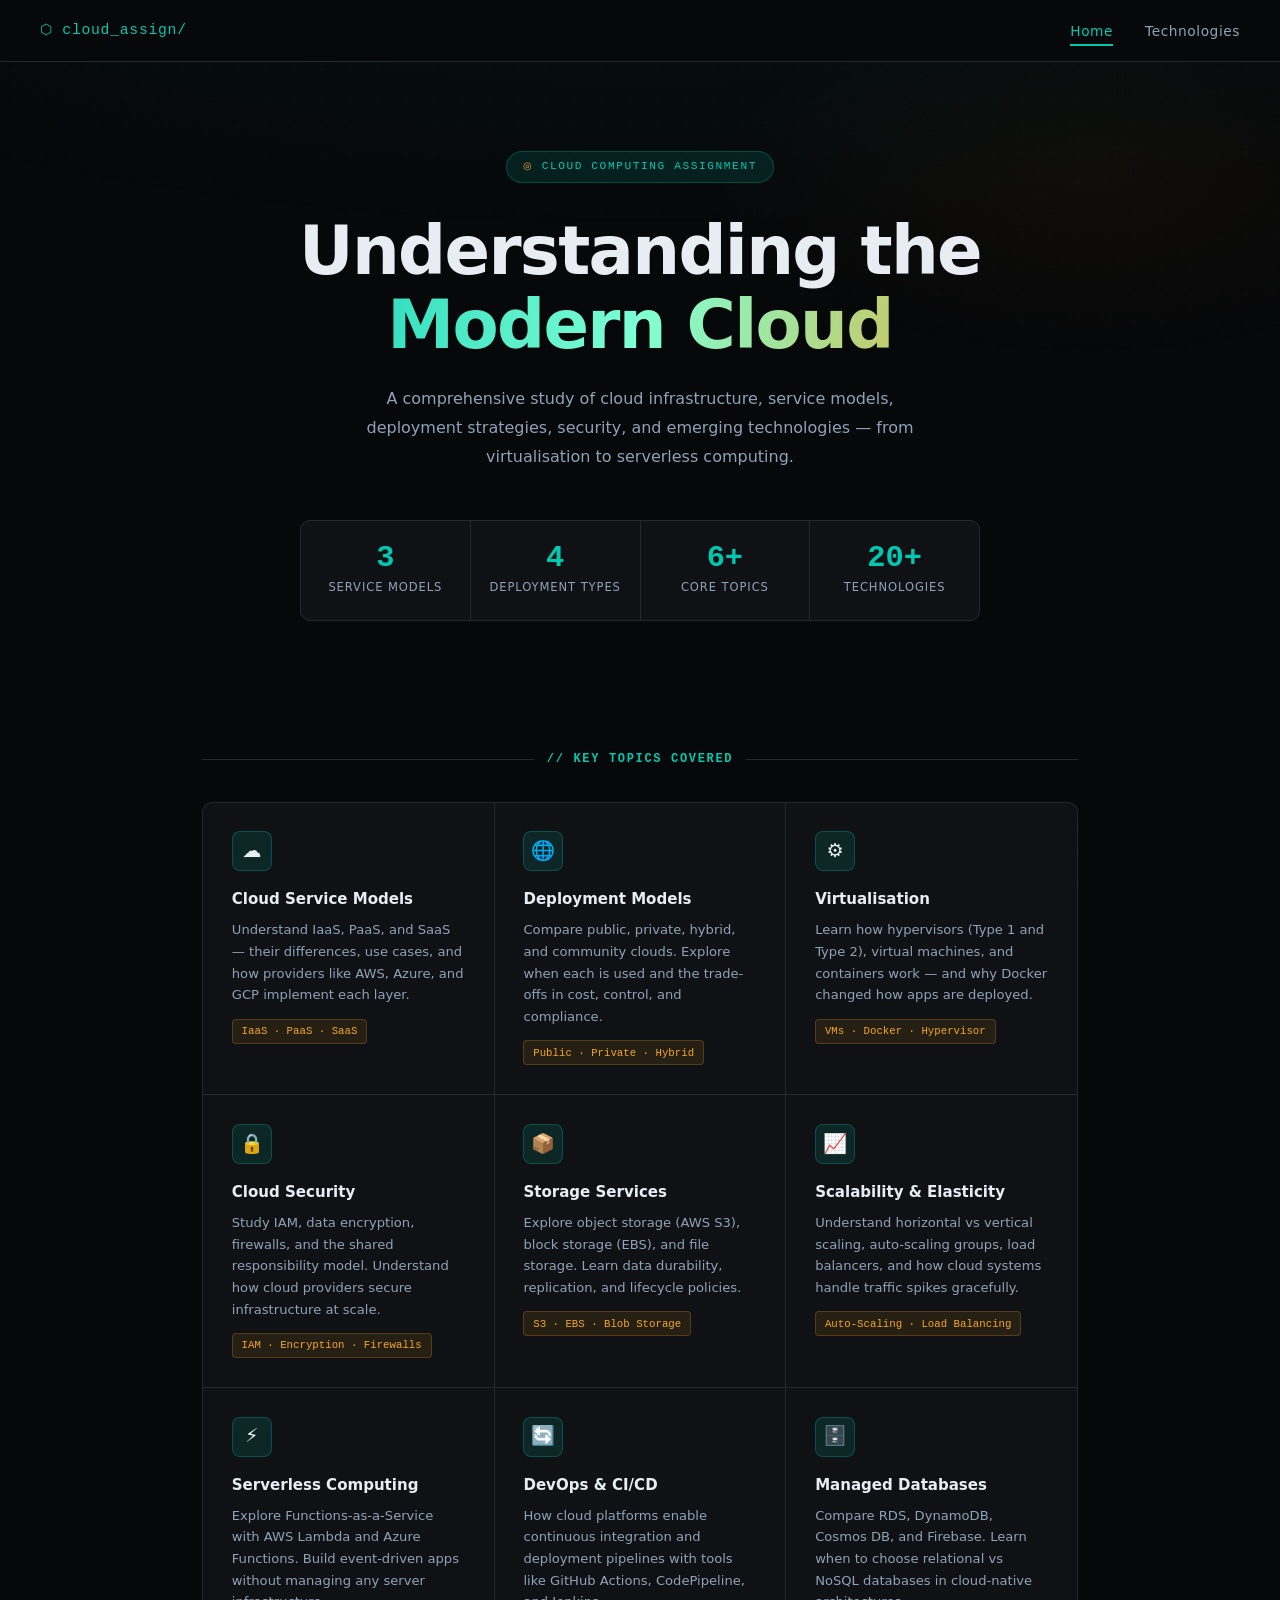
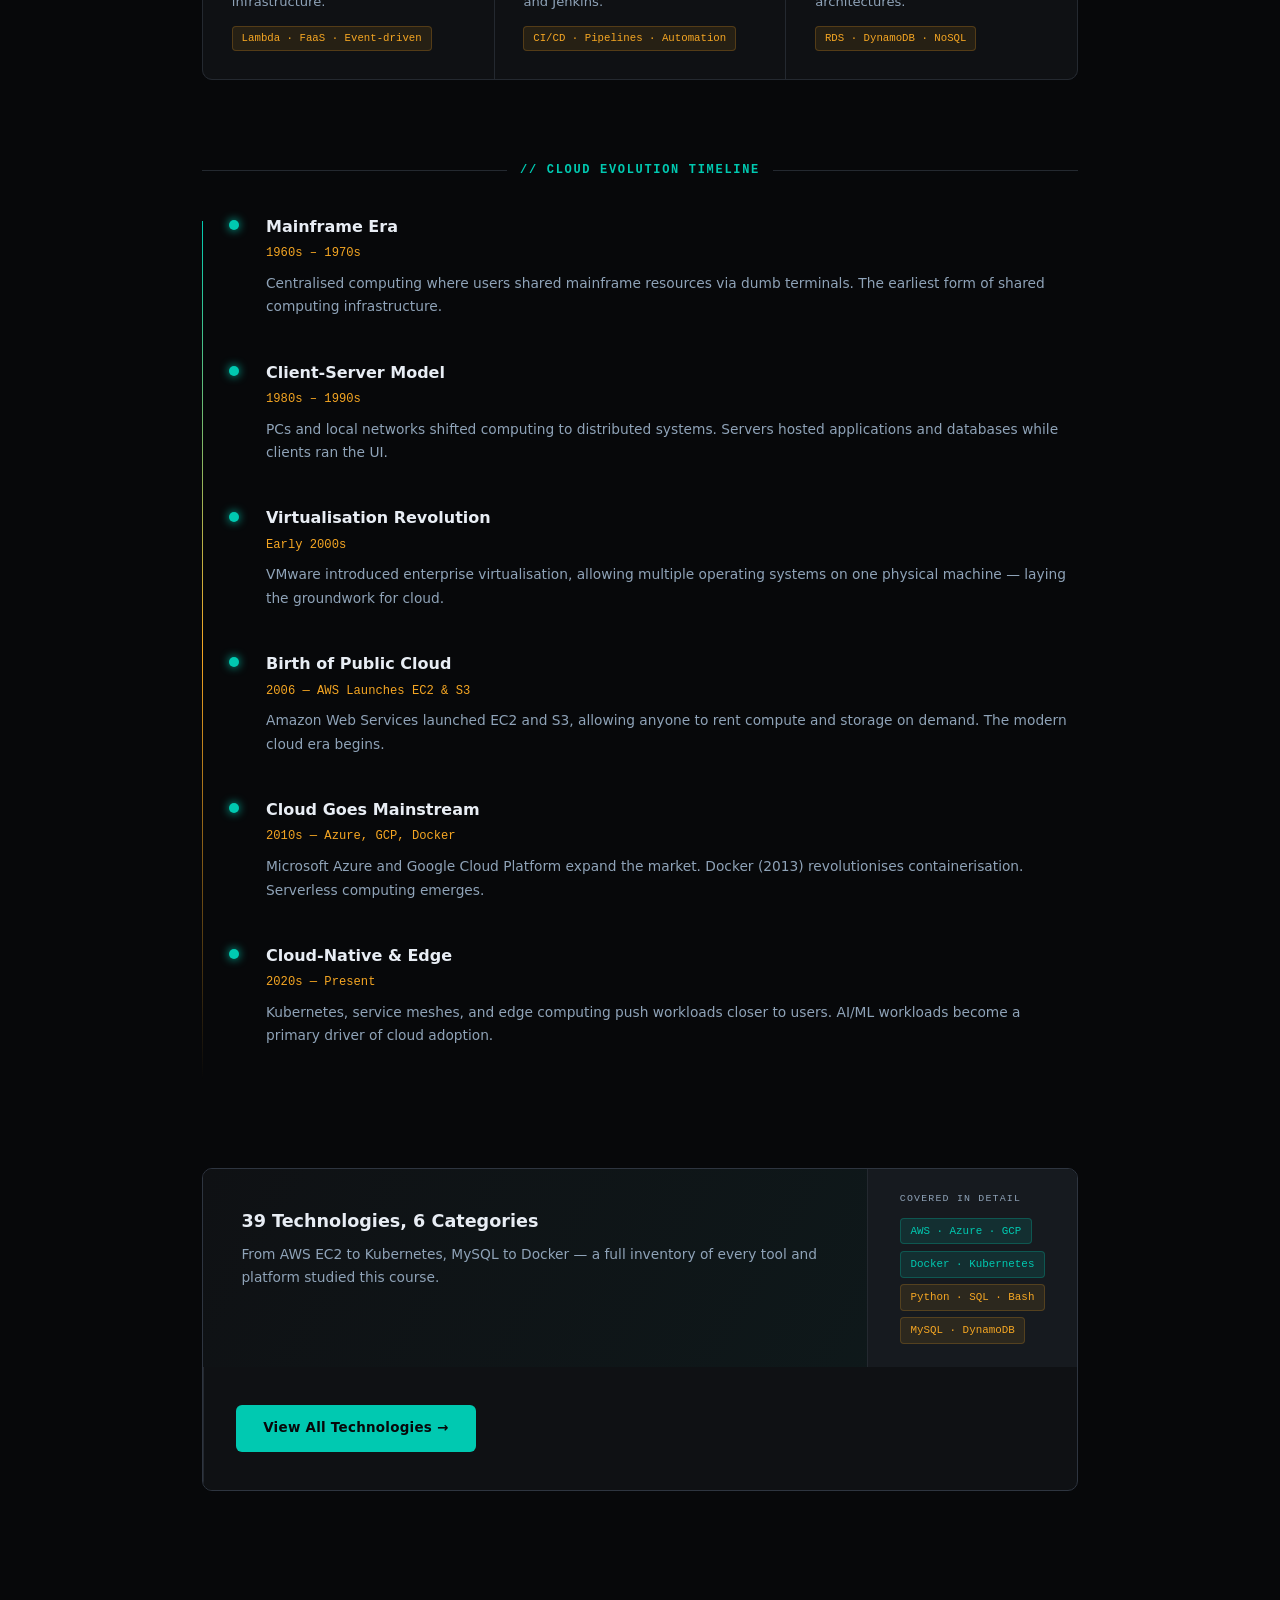
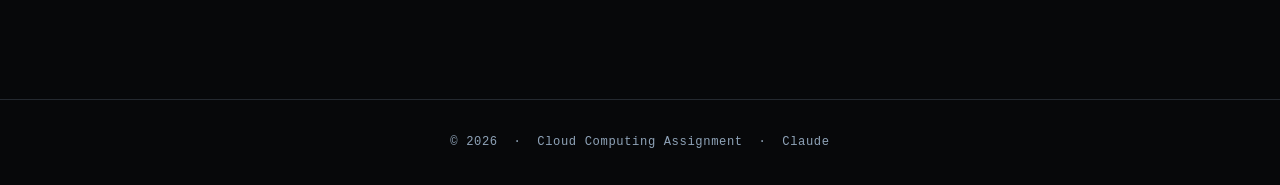
<file: index.html>
<!DOCTYPE html>
<html lang="en">
<head>
  <meta charset="UTF-8" />
  <meta name="viewport" content="width=device-width, initial-scale=1.0" />
  <title>Cloud Computing Assignment</title>
  <link rel="stylesheet" href="style.css" />
</head>
<body>

  <nav>
    <a href="index.html" class="nav-brand">cloud_assign/</a>
    <ul class="nav-links">
      <li><a href="index.html" class="active">Home</a></li>
      <li><a href="about.html">Technologies</a></li>
    </ul>
  </nav>

  <main>

    <!-- HERO -->
    <section class="hero">
      <div class="hero-eyebrow">Cloud Computing Assignment</div>
       <h1>
        <span class="line1">Understanding the</span>
        <span class="line2">Modern Cloud</span>
      </h1>
     
      <p class="hero-sub">
        A comprehensive study of cloud infrastructure, service models, deployment strategies,
        security, and emerging technologies — from virtualisation to serverless computing.
      </p>

      <div class="stats-row">
        <div class="stat-item">
          <div class="stat-number">3</div>
          <div class="stat-label">Service Models</div>
        </div>
        <div class="stat-item">
          <div class="stat-number">4</div>
          <div class="stat-label">Deployment Types</div>
        </div>
        <div class="stat-item">
          <div class="stat-number">6+</div>
          <div class="stat-label">Core Topics</div>
        </div>
        <div class="stat-item">
          <div class="stat-number">20+</div>
          <div class="stat-label">Technologies</div>
        </div>
      </div>
    </section>

    <!-- TOPICS -->
    <div class="section-wrap">
      <div class="section-title">
        <div class="line"></div>
        <h2>// Key Topics Covered</h2>
        <div class="line"></div>
      </div>

      <div class="topic-grid">
        <div class="topic-card">
          <div class="topic-icon">☁️</div>
          <h3>Cloud Service Models</h3>
          <p>Understand IaaS, PaaS, and SaaS — their differences, use cases, and how providers like AWS, Azure, and GCP implement each layer.</p>
          <span class="tag">IaaS · PaaS · SaaS</span>
        </div>
        <div class="topic-card">
          <div class="topic-icon">🌐</div>
          <h3>Deployment Models</h3>
          <p>Compare public, private, hybrid, and community clouds. Explore when each is used and the trade-offs in cost, control, and compliance.</p>
          <span class="tag">Public · Private · Hybrid</span>
        </div>
        <div class="topic-card">
          <div class="topic-icon">⚙️</div>
          <h3>Virtualisation</h3>
          <p>Learn how hypervisors (Type 1 and Type 2), virtual machines, and containers work — and why Docker changed how apps are deployed.</p>
          <span class="tag">VMs · Docker · Hypervisor</span>
        </div>
        <div class="topic-card">
          <div class="topic-icon">🔒</div>
          <h3>Cloud Security</h3>
          <p>Study IAM, data encryption, firewalls, and the shared responsibility model. Understand how cloud providers secure infrastructure at scale.</p>
          <span class="tag">IAM · Encryption · Firewalls</span>
        </div>
        <div class="topic-card">
          <div class="topic-icon">📦</div>
          <h3>Storage Services</h3>
          <p>Explore object storage (AWS S3), block storage (EBS), and file storage. Learn data durability, replication, and lifecycle policies.</p>
          <span class="tag">S3 · EBS · Blob Storage</span>
        </div>
        <div class="topic-card">
          <div class="topic-icon">📈</div>
          <h3>Scalability & Elasticity</h3>
          <p>Understand horizontal vs vertical scaling, auto-scaling groups, load balancers, and how cloud systems handle traffic spikes gracefully.</p>
          <span class="tag">Auto-Scaling · Load Balancing</span>
        </div>
        <div class="topic-card">
          <div class="topic-icon">⚡</div>
          <h3>Serverless Computing</h3>
          <p>Explore Functions-as-a-Service with AWS Lambda and Azure Functions. Build event-driven apps without managing any server infrastructure.</p>
          <span class="tag">Lambda · FaaS · Event-driven</span>
        </div>
        <div class="topic-card">
          <div class="topic-icon">🔄</div>
          <h3>DevOps & CI/CD</h3>
          <p>How cloud platforms enable continuous integration and deployment pipelines with tools like GitHub Actions, CodePipeline, and Jenkins.</p>
          <span class="tag">CI/CD · Pipelines · Automation</span>
        </div>
        <div class="topic-card">
          <div class="topic-icon">🗄️</div>
          <h3>Managed Databases</h3>
          <p>Compare RDS, DynamoDB, Cosmos DB, and Firebase. Learn when to choose relational vs NoSQL databases in cloud-native architectures.</p>
          <span class="tag">RDS · DynamoDB · NoSQL</span>
        </div>
      </div>
    </div>

    <!-- TIMELINE -->
    <div class="section-wrap">
      <div class="section-title">
        <div class="line"></div>
        <h2>// Cloud Evolution Timeline</h2>
        <div class="line"></div>
      </div>

      <div class="timeline">
        <div class="timeline-item">
          <h3>Mainframe Era</h3>
          <div class="meta">1960s – 1970s</div>
          <p>Centralised computing where users shared mainframe resources via dumb terminals. The earliest form of shared computing infrastructure.</p>
        </div>
        <div class="timeline-item">
          <h3>Client-Server Model</h3>
          <div class="meta">1980s – 1990s</div>
          <p>PCs and local networks shifted computing to distributed systems. Servers hosted applications and databases while clients ran the UI.</p>
        </div>
        <div class="timeline-item">
          <h3>Virtualisation Revolution</h3>
          <div class="meta">Early 2000s</div>
          <p>VMware introduced enterprise virtualisation, allowing multiple operating systems on one physical machine — laying the groundwork for cloud.</p>
        </div>
        <div class="timeline-item">
          <h3>Birth of Public Cloud</h3>
          <div class="meta">2006 — AWS Launches EC2 & S3</div>
          <p>Amazon Web Services launched EC2 and S3, allowing anyone to rent compute and storage on demand. The modern cloud era begins.</p>
        </div>
        <div class="timeline-item">
          <h3>Cloud Goes Mainstream</h3>
          <div class="meta">2010s — Azure, GCP, Docker</div>
          <p>Microsoft Azure and Google Cloud Platform expand the market. Docker (2013) revolutionises containerisation. Serverless computing emerges.</p>
        </div>
        <div class="timeline-item">
          <h3>Cloud-Native & Edge</h3>
          <div class="meta">2020s — Present</div>
          <p>Kubernetes, service meshes, and edge computing push workloads closer to users. AI/ML workloads become a primary driver of cloud adoption.</p>
        </div>
      </div>
    </div>

    <!-- CTA -->
    <div class="section-wrap">
      <div class="cta-banner">
        <div class="cta-inner">
          <h3>39 Technologies, 6 Categories</h3>
          <p>From AWS EC2 to Kubernetes, MySQL to Docker — a full inventory of every tool and platform studied this course.</p>
        </div>
        <div class="cta-tech-preview">
          <div class="preview-label">Covered in detail</div>
          <span class="cta-chip">AWS · Azure · GCP</span>
          <span class="cta-chip">Docker · Kubernetes</span>
          <span class="cta-chip amber">Python · SQL · Bash</span>
          <span class="cta-chip amber">MySQL · DynamoDB</span>
        </div>
        <div class="cta-btn-wrap">
          <a href="about.html" class="btn">View All Technologies →</a>
        </div>
      </div>
    </div>

  </main>

  <footer>
    &copy; 2026 &nbsp;·&nbsp; Cloud Computing Assignment &nbsp;·&nbsp; Claude
  </footer>

</body>
</html>
</file>
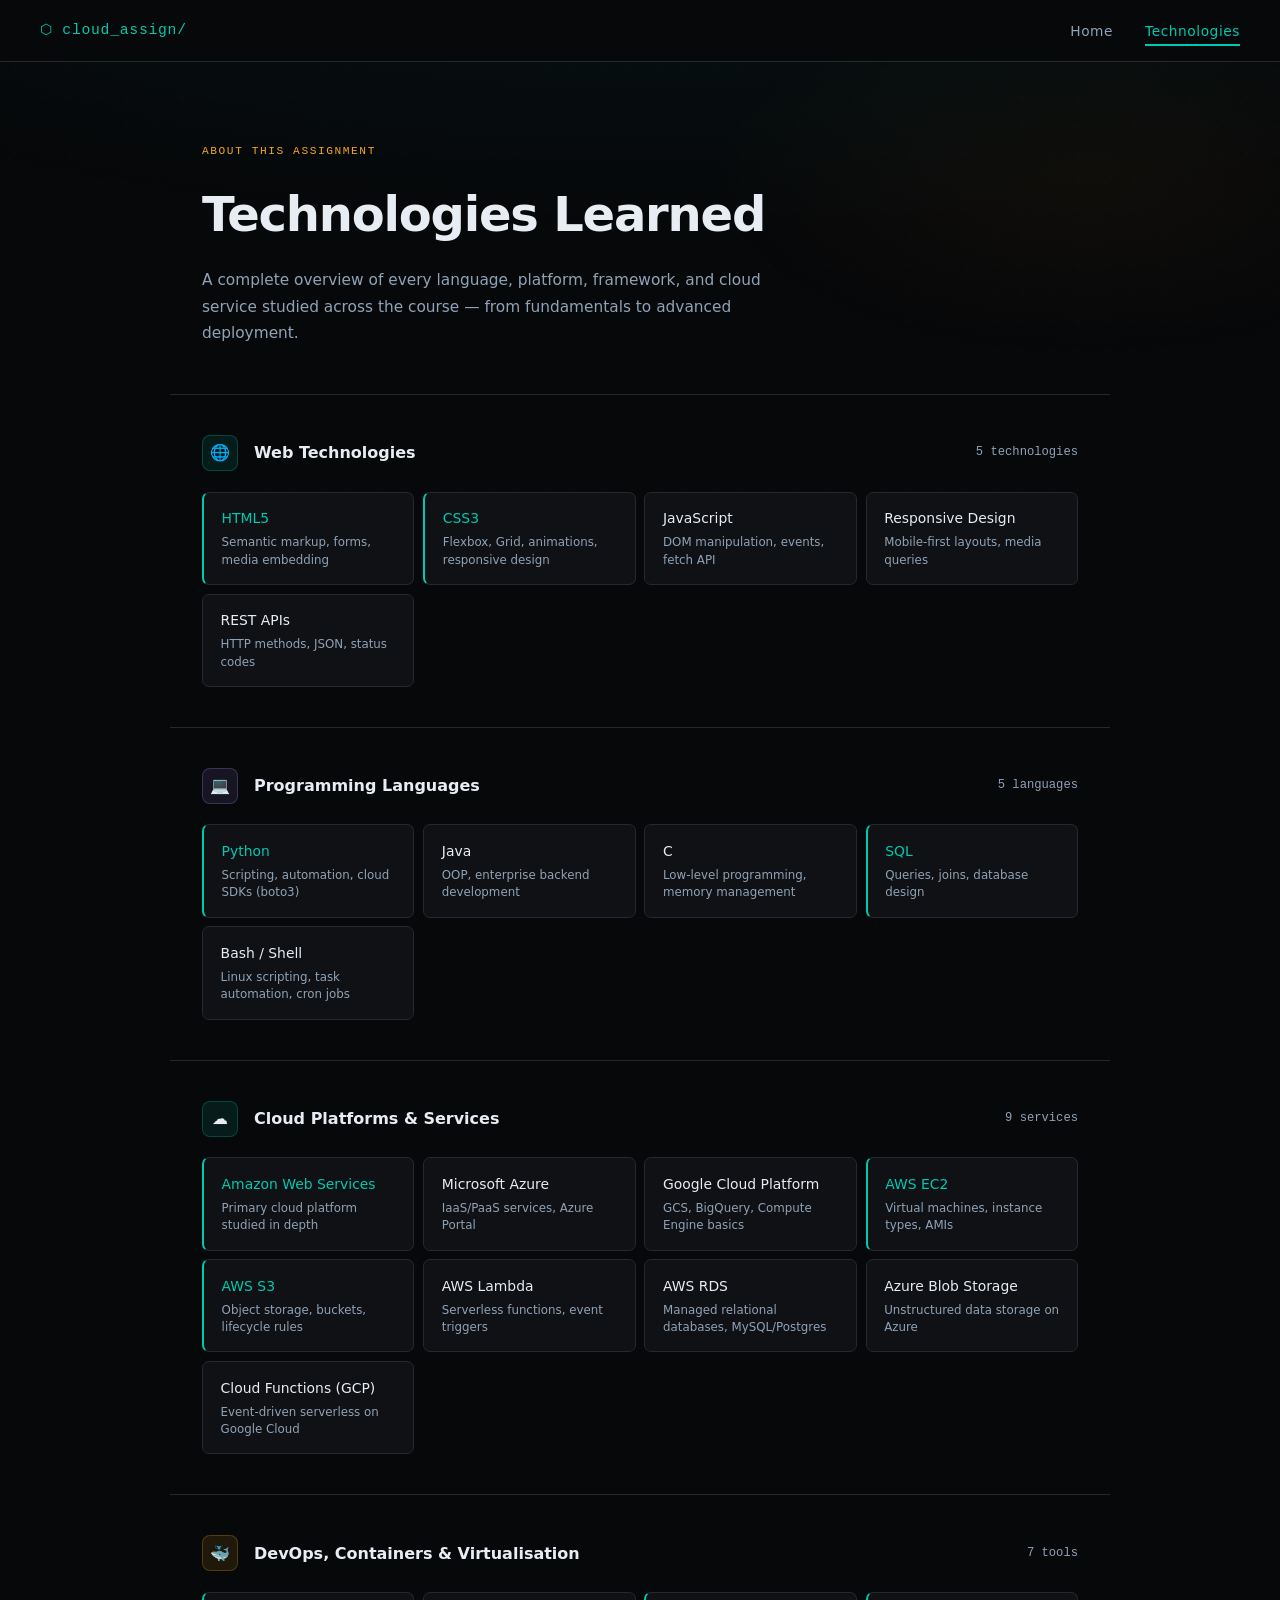
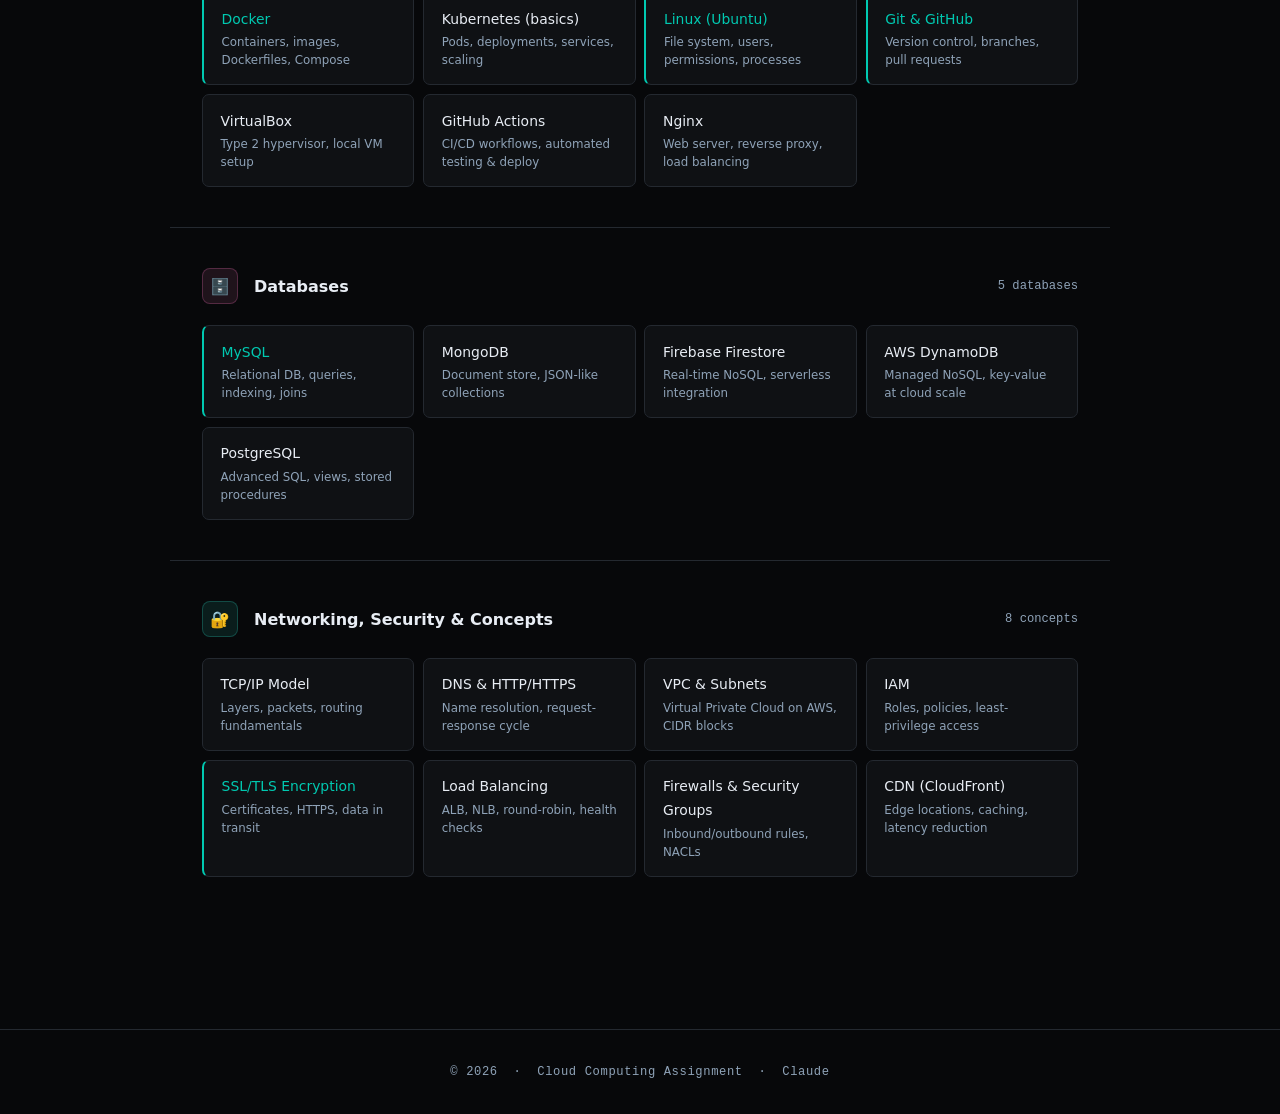
<file: about.html>
<!DOCTYPE html>
<html lang="en">
<head>
  <meta charset="UTF-8" />
  <meta name="viewport" content="width=device-width, initial-scale=1.0" />
  <title>Technologies Learned — Cloud Computing</title>
  <link rel="stylesheet" href="style.css" />
</head>
<body>

  <nav>
    <a href="index.html" class="nav-brand">cloud_assign/</a>
    <ul class="nav-links">
      <li><a href="index.html">Home</a></li>
      <li><a href="about.html" class="active">Technologies</a></li>
    </ul>
  </nav>

  <main>

    <div class="page-header">
      <div class="eyebrow">About This Assignment</div>
      <h1>Technologies Learned</h1>
      <p>A complete overview of every language, platform, framework, and cloud service studied across the course — from fundamentals to advanced deployment.</p>
    </div>

    <!-- Web Technologies -->
    <div class="tech-category">
      <div class="tech-category-header">
        <div class="cat-icon blue">🌐</div>
        <h2>Web Technologies</h2>
        <span>5 technologies</span>
      </div>
      <div class="tech-grid">
        <div class="tech-item core">
          <div class="tech-name">HTML5</div>
          <div class="tech-desc">Semantic markup, forms, media embedding</div>
        </div>
        <div class="tech-item core">
          <div class="tech-name">CSS3</div>
          <div class="tech-desc">Flexbox, Grid, animations, responsive design</div>
        </div>
        <div class="tech-item">
          <div class="tech-name">JavaScript</div>
          <div class="tech-desc">DOM manipulation, events, fetch API</div>
        </div>
        <div class="tech-item">
          <div class="tech-name">Responsive Design</div>
          <div class="tech-desc">Mobile-first layouts, media queries</div>
        </div>
        <div class="tech-item">
          <div class="tech-name">REST APIs</div>
          <div class="tech-desc">HTTP methods, JSON, status codes</div>
        </div>
      </div>
    </div>
    <hr class="tech-divider" />

    <!-- Programming Languages -->
    <div class="tech-category">
      <div class="tech-category-header">
        <div class="cat-icon purple">💻</div>
        <h2>Programming Languages</h2>
        <span>5 languages</span>
      </div>
      <div class="tech-grid">
        <div class="tech-item core">
          <div class="tech-name">Python</div>
          <div class="tech-desc">Scripting, automation, cloud SDKs (boto3)</div>
        </div>
        <div class="tech-item">
          <div class="tech-name">Java</div>
          <div class="tech-desc">OOP, enterprise backend development</div>
        </div>
        <div class="tech-item">
          <div class="tech-name">C</div>
          <div class="tech-desc">Low-level programming, memory management</div>
        </div>
        <div class="tech-item core">
          <div class="tech-name">SQL</div>
          <div class="tech-desc">Queries, joins, database design</div>
        </div>
        <div class="tech-item">
          <div class="tech-name">Bash / Shell</div>
          <div class="tech-desc">Linux scripting, task automation, cron jobs</div>
        </div>
      </div>
    </div>
    <hr class="tech-divider" />

    <!-- Cloud Platforms -->
    <div class="tech-category">
      <div class="tech-category-header">
        <div class="cat-icon green">☁️</div>
        <h2>Cloud Platforms & Services</h2>
        <span>9 services</span>
      </div>
      <div class="tech-grid">
        <div class="tech-item core">
          <div class="tech-name">Amazon Web Services</div>
          <div class="tech-desc">Primary cloud platform studied in depth</div>
        </div>
        <div class="tech-item">
          <div class="tech-name">Microsoft Azure</div>
          <div class="tech-desc">IaaS/PaaS services, Azure Portal</div>
        </div>
        <div class="tech-item">
          <div class="tech-name">Google Cloud Platform</div>
          <div class="tech-desc">GCS, BigQuery, Compute Engine basics</div>
        </div>
        <div class="tech-item core">
          <div class="tech-name">AWS EC2</div>
          <div class="tech-desc">Virtual machines, instance types, AMIs</div>
        </div>
        <div class="tech-item core">
          <div class="tech-name">AWS S3</div>
          <div class="tech-desc">Object storage, buckets, lifecycle rules</div>
        </div>
        <div class="tech-item">
          <div class="tech-name">AWS Lambda</div>
          <div class="tech-desc">Serverless functions, event triggers</div>
        </div>
        <div class="tech-item">
          <div class="tech-name">AWS RDS</div>
          <div class="tech-desc">Managed relational databases, MySQL/Postgres</div>
        </div>
        <div class="tech-item">
          <div class="tech-name">Azure Blob Storage</div>
          <div class="tech-desc">Unstructured data storage on Azure</div>
        </div>
        <div class="tech-item">
          <div class="tech-name">Cloud Functions (GCP)</div>
          <div class="tech-desc">Event-driven serverless on Google Cloud</div>
        </div>
      </div>
    </div>
    <hr class="tech-divider" />

    <!-- DevOps & Containers -->
    <div class="tech-category">
      <div class="tech-category-header">
        <div class="cat-icon orange">🐳</div>
        <h2>DevOps, Containers & Virtualisation</h2>
        <span>7 tools</span>
      </div>
      <div class="tech-grid">
        <div class="tech-item core">
          <div class="tech-name">Docker</div>
          <div class="tech-desc">Containers, images, Dockerfiles, Compose</div>
        </div>
        <div class="tech-item">
          <div class="tech-name">Kubernetes (basics)</div>
          <div class="tech-desc">Pods, deployments, services, scaling</div>
        </div>
        <div class="tech-item core">
          <div class="tech-name">Linux (Ubuntu)</div>
          <div class="tech-desc">File system, users, permissions, processes</div>
        </div>
        <div class="tech-item core">
          <div class="tech-name">Git & GitHub</div>
          <div class="tech-desc">Version control, branches, pull requests</div>
        </div>
        <div class="tech-item">
          <div class="tech-name">VirtualBox</div>
          <div class="tech-desc">Type 2 hypervisor, local VM setup</div>
        </div>
        <div class="tech-item">
          <div class="tech-name">GitHub Actions</div>
          <div class="tech-desc">CI/CD workflows, automated testing & deploy</div>
        </div>
        <div class="tech-item">
          <div class="tech-name">Nginx</div>
          <div class="tech-desc">Web server, reverse proxy, load balancing</div>
        </div>
      </div>
    </div>
    <hr class="tech-divider" />

    <!-- Databases -->
    <div class="tech-category">
      <div class="tech-category-header">
        <div class="cat-icon pink">🗄️</div>
        <h2>Databases</h2>
        <span>5 databases</span>
      </div>
      <div class="tech-grid">
        <div class="tech-item core">
          <div class="tech-name">MySQL</div>
          <div class="tech-desc">Relational DB, queries, indexing, joins</div>
        </div>
        <div class="tech-item">
          <div class="tech-name">MongoDB</div>
          <div class="tech-desc">Document store, JSON-like collections</div>
        </div>
        <div class="tech-item">
          <div class="tech-name">Firebase Firestore</div>
          <div class="tech-desc">Real-time NoSQL, serverless integration</div>
        </div>
        <div class="tech-item">
          <div class="tech-name">AWS DynamoDB</div>
          <div class="tech-desc">Managed NoSQL, key-value at cloud scale</div>
        </div>
        <div class="tech-item">
          <div class="tech-name">PostgreSQL</div>
          <div class="tech-desc">Advanced SQL, views, stored procedures</div>
        </div>
      </div>
    </div>
    <hr class="tech-divider" />

    <!-- Networking -->
    <div class="tech-category">
      <div class="tech-category-header">
        <div class="cat-icon teal">🔐</div>
        <h2>Networking, Security & Concepts</h2>
        <span>8 concepts</span>
      </div>
      <div class="tech-grid">
        <div class="tech-item">
          <div class="tech-name">TCP/IP Model</div>
          <div class="tech-desc">Layers, packets, routing fundamentals</div>
        </div>
        <div class="tech-item">
          <div class="tech-name">DNS & HTTP/HTTPS</div>
          <div class="tech-desc">Name resolution, request-response cycle</div>
        </div>
        <div class="tech-item">
          <div class="tech-name">VPC & Subnets</div>
          <div class="tech-desc">Virtual Private Cloud on AWS, CIDR blocks</div>
        </div>
        <div class="tech-item">
          <div class="tech-name">IAM</div>
          <div class="tech-desc">Roles, policies, least-privilege access</div>
        </div>
        <div class="tech-item core">
          <div class="tech-name">SSL/TLS Encryption</div>
          <div class="tech-desc">Certificates, HTTPS, data in transit</div>
        </div>
        <div class="tech-item">
          <div class="tech-name">Load Balancing</div>
          <div class="tech-desc">ALB, NLB, round-robin, health checks</div>
        </div>
        <div class="tech-item">
          <div class="tech-name">Firewalls & Security Groups</div>
          <div class="tech-desc">Inbound/outbound rules, NACLs</div>
        </div>
        <div class="tech-item">
          <div class="tech-name">CDN (CloudFront)</div>
          <div class="tech-desc">Edge locations, caching, latency reduction</div>
        </div>
      </div>
    </div>

    <div style="height: 4rem;"></div>

  </main>

  <footer>
    &copy; 2026 &nbsp;·&nbsp; Cloud Computing Assignment &nbsp;·&nbsp; Claude
  </footer>

</body>
</html>
</file>
<file: style.css>
*, *::before, *::after { box-sizing: border-box; margin: 0; padding: 0; }

:root {
  /* Cloud-sky palette — no blue, warm dark with cyan/amber/cloud-white */
  --bg:       #07080a;
  --surface:  #0f1114;
  --surface2: #161a1f;
  --border:   #242930;
  --border2:  #2e3540;

  --sky:      #00c9b1;   /* cyan-teal primary accent */
  --sky-glow: rgba(0, 201, 177, 0.12);
  --sky-dim:  rgba(0, 201, 177, 0.25);
  --amber:    #f5a623;   /* warm secondary accent */
  --amber-glow: rgba(245, 166, 35, 0.1);
  --cloud:    #e8edf4;   /* cloud white for headings */
  --storm:    #8fa3b8;   /* muted text */
  --fog:      #2a3340;   /* faint borders */

  --text:     var(--cloud);
  --muted:    var(--storm);
  --accent:   var(--sky);
  --accent2:  var(--amber);
  --accent3:  var(--sky);
  --accent-glow: var(--sky-glow);

  --font-mono: 'Courier New', Courier, monospace;
  --font-body: 'Segoe UI', system-ui, -apple-system, sans-serif;
  --radius: 10px;
}

html { scroll-behavior: smooth; }

body {
  background: var(--bg);
  color: var(--text);
  font-family: var(--font-body);
  line-height: 1.7;
  min-height: 100vh;
  overflow-x: hidden;
}

/* ===== BACKGROUND — subtle cloud layers, not a grid ===== */
body::before {
  content: '';
  position: fixed;
  inset: 0;
  background:
    radial-gradient(ellipse 140% 60% at 50% -10%, rgba(0,201,177,0.06) 0%, transparent 60%),
    radial-gradient(ellipse 60% 40% at 85% 20%, rgba(245,166,35,0.04) 0%, transparent 50%);
  pointer-events: none;
  z-index: 0;
}

/* dot-matrix overlay for cloud infra feel */
body::after {
  content: '';
  position: fixed;
  inset: 0;
  background-image: radial-gradient(circle, rgba(255,255,255,0.018) 1px, transparent 1px);
  background-size: 28px 28px;
  pointer-events: none;
  z-index: 0;
}

main, nav, footer { position: relative; z-index: 1; }

/* ===== NAV ===== */
nav {
  background: rgba(7,8,10,0.88);
  backdrop-filter: blur(14px);
  border-bottom: 1px solid var(--border);
  padding: 0 2.5rem;
  display: flex;
  align-items: center;
  justify-content: space-between;
  height: 62px;
  position: sticky;
  top: 0;
  z-index: 100;
}

.nav-brand {
  font-family: var(--font-mono);
  color: var(--sky);
  font-size: 0.92rem;
  text-decoration: none;
  letter-spacing: 0.05em;
  display: flex;
  align-items: center;
  gap: 0.6rem;
}

.nav-brand::before {
  content: '⬡';
  font-size: 0.9rem;
  color: var(--sky);
  animation: hexspin 4s linear infinite;
  display: inline-block;
}

@keyframes hexspin { to { transform: rotate(360deg); } }
@keyframes blink { 50% { opacity: 0; } }

.nav-links { display: flex; gap: 2rem; list-style: none; }

.nav-links a {
  color: var(--muted);
  text-decoration: none;
  font-size: 0.86rem;
  letter-spacing: 0.04em;
  padding: 0.3rem 0;
  border-bottom: 2px solid transparent;
  transition: color 0.2s, border-color 0.2s;
}

.nav-links a:hover, .nav-links a.active {
  color: var(--sky);
  border-bottom-color: var(--sky);
}

/* ===== HERO ===== */
.hero {
  max-width: 940px;
  margin: 0 auto;
  padding: 5.5rem 2rem 3.5rem;
  text-align: center;
}

.hero-eyebrow {
  display: inline-flex;
  align-items: center;
  gap: 0.5rem;
  background: var(--sky-glow);
  border: 1px solid var(--sky-dim);
  color: var(--sky);
  font-family: var(--font-mono);
  font-size: 0.7rem;
  letter-spacing: 0.14em;
  text-transform: uppercase;
  padding: 0.35rem 1rem;
  border-radius: 100px;
  margin-bottom: 2rem;
}

.hero-eyebrow::before {
  content: '◎';
  font-size: 0.65rem;
  color: var(--amber);
  animation: blink 2s step-end infinite;
}

.hero h1 {
  font-size: clamp(2.2rem, 6vw, 4.2rem);
  font-weight: 800;
  line-height: 1.1;
  letter-spacing: -0.025em;
  margin-bottom: 1.4rem;
}

.hero h1 .line1 {
  color: var(--cloud);
  display: block;
}

.hero h1 .line2 {
  display: block;
  background: linear-gradient(100deg, var(--sky) 0%, #7fffd4 50%, var(--amber) 100%);
  -webkit-background-clip: text;
  -webkit-text-fill-color: transparent;
  background-clip: text;
}

.hero-sub {
  color: var(--muted);
  font-size: 1rem;
  max-width: 560px;
  margin: 0 auto 3rem;
  line-height: 1.8;
}

/* ===== STATS ROW ===== */
.stats-row {
  display: flex;
  justify-content: center;
  gap: 1px;
  background: var(--border);
  border: 1px solid var(--border);
  border-radius: var(--radius);
  overflow: hidden;
  max-width: 680px;
  margin: 0 auto 4.5rem;
}

.stat-item {
  flex: 1;
  background: var(--surface);
  padding: 1.4rem 1rem;
  text-align: center;
  transition: background 0.2s;
}

.stat-item:hover { background: var(--surface2); }

.stat-number {
  font-family: var(--font-mono);
  font-size: 1.9rem;
  font-weight: 700;
  color: var(--sky);
  line-height: 1;
}

.stat-label {
  font-size: 0.72rem;
  color: var(--muted);
  margin-top: 0.3rem;
  text-transform: uppercase;
  letter-spacing: 0.08em;
}

/* ===== SECTION TITLES ===== */
.section-wrap {
  max-width: 940px;
  margin: 0 auto;
  padding: 0 2rem 5rem;
}

.section-title {
  display: flex;
  align-items: center;
  gap: 0.8rem;
  margin-bottom: 2rem;
}

.section-title .line {
  height: 1px;
  flex: 1;
  background: var(--border);
}

.section-title h2 {
  font-family: var(--font-mono);
  font-size: 0.75rem;
  text-transform: uppercase;
  letter-spacing: 0.14em;
  color: var(--sky);
  white-space: nowrap;
}

/* ===== TOPIC CARDS ===== */
.topic-grid {
  display: grid;
  grid-template-columns: repeat(auto-fill, minmax(268px, 1fr));
  gap: 1px;
  background: var(--border);
  border: 1px solid var(--border);
  border-radius: var(--radius);
  overflow: hidden;
}

.topic-card {
  background: var(--surface);
  padding: 1.8rem;
  transition: background 0.2s;
  position: relative;
}

.topic-card:hover { background: var(--surface2); }

.topic-card::after {
  content: '';
  position: absolute;
  top: 0; left: 0;
  width: 3px; height: 100%;
  background: linear-gradient(180deg, var(--sky), var(--amber));
  opacity: 0;
  transition: opacity 0.2s;
}

.topic-card:hover::after { opacity: 1; }

.topic-icon {
  width: 40px; height: 40px;
  border-radius: 8px;
  background: var(--sky-glow);
  border: 1px solid var(--sky-dim);
  display: flex;
  align-items: center;
  justify-content: center;
  font-size: 1.2rem;
  margin-bottom: 1rem;
}

.topic-card h3 { font-size: 0.94rem; font-weight: 600; margin-bottom: 0.4rem; }
.topic-card p  { font-size: 0.82rem; color: var(--muted); line-height: 1.65; }

.topic-card .tag {
  display: inline-block;
  margin-top: 0.8rem;
  font-family: var(--font-mono);
  font-size: 0.67rem;
  color: var(--amber);
  background: var(--amber-glow);
  border: 1px solid rgba(245,166,35,0.22);
  padding: 0.15rem 0.55rem;
  border-radius: 4px;
}

/* ===== TIMELINE ===== */
.timeline { position: relative; padding-left: 2rem; }

.timeline::before {
  content: '';
  position: absolute;
  left: 0; top: 0.5rem;
  width: 1px;
  height: calc(100% - 1rem);
  background: linear-gradient(180deg, var(--sky), var(--amber), transparent);
}

.timeline-item {
  position: relative;
  padding: 0 0 2.5rem 2rem;
}

.timeline-item::before {
  content: '';
  position: absolute;
  left: -5px; top: 0.45rem;
  width: 10px; height: 10px;
  border-radius: 50%;
  background: var(--sky);
  box-shadow: 0 0 10px var(--sky);
}

.timeline-item h3   { font-size: 1rem; font-weight: 600; color: var(--cloud); }
.timeline-item .meta { font-size: 0.76rem; color: var(--amber); margin: 0.2rem 0 0.5rem; font-family: var(--font-mono); }
.timeline-item p    { font-size: 0.86rem; color: var(--muted); }

/* ===== CTA BANNER (landing page) ===== */
.cta-banner {
  border: 1px solid var(--border2);
  border-radius: var(--radius);
  padding: 0;
  overflow: hidden;
  margin-bottom: 5rem;
  display: grid;
  grid-template-columns: 1fr auto;
  align-items: stretch;
  background: var(--surface);
}

.cta-inner {
  padding: 2.4rem;
  background: linear-gradient(120deg, var(--surface) 0%, rgba(0,201,177,0.04) 100%);
}

.cta-banner h3 { font-size: 1.1rem; font-weight: 600; color: var(--cloud); }
.cta-banner p  { font-size: 0.86rem; color: var(--muted); margin-top: 0.35rem; }

.cta-tech-preview {
  padding: 1.4rem 2rem;
  display: flex;
  flex-direction: column;
  justify-content: center;
  gap: 0.4rem;
  background: var(--surface2);
  border-left: 1px solid var(--border);
  min-width: 200px;
}

.cta-tech-preview .preview-label {
  font-family: var(--font-mono);
  font-size: 0.62rem;
  text-transform: uppercase;
  letter-spacing: 0.12em;
  color: var(--muted);
  margin-bottom: 0.2rem;
}

.cta-chip {
  display: inline-block;
  background: var(--sky-glow);
  border: 1px solid var(--sky-dim);
  color: var(--sky);
  font-family: var(--font-mono);
  font-size: 0.68rem;
  padding: 0.2rem 0.6rem;
  border-radius: 4px;
  width: fit-content;
}

.cta-chip.amber {
  background: var(--amber-glow);
  border-color: rgba(245,166,35,0.2);
  color: var(--amber);
}

.cta-btn-wrap {
  padding: 2.4rem 2rem;
  display: flex;
  align-items: center;
  background: var(--surface);
  border-left: 1px solid var(--border);
}

.btn {
  display: inline-block;
  background: var(--sky);
  color: #07080a;
  font-weight: 700;
  font-size: 0.84rem;
  padding: 0.75rem 1.7rem;
  border-radius: 6px;
  text-decoration: none;
  white-space: nowrap;
  letter-spacing: 0.02em;
  transition: opacity 0.2s, transform 0.15s, box-shadow 0.2s;
}

.btn:hover {
  opacity: 0.9;
  transform: translateY(-2px);
  box-shadow: 0 6px 20px rgba(0,201,177,0.25);
}

/* ===== ABOUT PAGE HEADER ===== */
.page-header {
  max-width: 940px;
  margin: 0 auto;
  padding: 5rem 2rem 3rem;
  border-bottom: 1px solid var(--border);
  margin-bottom: 0;
}

.page-header .eyebrow {
  font-family: var(--font-mono);
  font-size: 0.7rem;
  text-transform: uppercase;
  letter-spacing: 0.14em;
  color: var(--amber);
  margin-bottom: 0.8rem;
}

.page-header h1 {
  font-size: clamp(1.8rem, 4vw, 3rem);
  font-weight: 800;
  letter-spacing: -0.025em;
  margin-bottom: 0.75rem;
  color: var(--cloud);
}

.page-header p { color: var(--muted); max-width: 560px; font-size: 0.96rem; }

/* ===== TECH CATEGORY ===== */
.tech-category {
  max-width: 940px;
  margin: 0 auto;
  padding: 2.5rem 2rem 0;
}

.tech-category-header {
  display: flex;
  align-items: center;
  gap: 1rem;
  margin-bottom: 1.3rem;
}

.cat-icon {
  width: 36px; height: 36px;
  border-radius: 8px;
  display: flex; align-items: center; justify-content: center;
  font-size: 1rem;
  flex-shrink: 0;
}

.cat-icon.blue   { background: rgba(0,201,177,0.1);   border: 1px solid rgba(0,201,177,0.25); }
.cat-icon.purple { background: rgba(167,139,250,0.1); border: 1px solid rgba(167,139,250,0.25); }
.cat-icon.green  { background: rgba(0,201,177,0.1);   border: 1px solid rgba(0,201,177,0.25); }
.cat-icon.orange { background: rgba(245,166,35,0.1);  border: 1px solid rgba(245,166,35,0.25); }
.cat-icon.pink   { background: rgba(244,114,182,0.1); border: 1px solid rgba(244,114,182,0.25); }
.cat-icon.teal   { background: rgba(45,212,191,0.1);  border: 1px solid rgba(45,212,191,0.25); }

.tech-category-header h2   { font-size: 1rem; font-weight: 600; }
.tech-category-header span { font-size: 0.76rem; color: var(--muted); margin-left: auto; font-family: var(--font-mono); }

.tech-grid {
  display: grid;
  grid-template-columns: repeat(auto-fill, minmax(185px, 1fr));
  gap: 0.55rem;
  margin-bottom: 2.5rem;
}

.tech-item {
  background: var(--surface);
  border: 1px solid var(--border);
  border-radius: 7px;
  padding: 0.9rem 1.1rem;
  transition: border-color 0.2s, background 0.2s;
  cursor: default;
}

.tech-item:hover { background: var(--surface2); border-color: var(--border2); }

.tech-item.core { border-left: 2px solid var(--sky); }
.tech-item.core .tech-name { color: var(--sky); }

.tech-name { font-size: 0.87rem; font-weight: 500; }
.tech-desc { font-size: 0.74rem; color: var(--muted); margin-top: 0.2rem; line-height: 1.5; }

.tech-divider {
  max-width: 940px;
  margin: 0 auto;
  border: none;
  border-top: 1px solid var(--border);
}

/* ===== FOOTER ===== */
footer {
  border-top: 1px solid var(--border);
  padding: 2rem;
  text-align: center;
  color: var(--muted);
  font-size: 0.76rem;
  font-family: var(--font-mono);
  letter-spacing: 0.05em;
  margin-top: 3rem;
}

/* ===== RESPONSIVE ===== */
@media (max-width: 700px) {
  nav { padding: 0 1rem; }
  .hero, .section-wrap, .page-header, .tech-category { padding-left: 1rem; padding-right: 1rem; }
  .stats-row { flex-wrap: wrap; }
  .stat-item { min-width: 45%; }
  .cta-banner { grid-template-columns: 1fr; }
  .cta-tech-preview { display: none; }
  .cta-btn-wrap { border-left: none; border-top: 1px solid var(--border); padding: 1.2rem 2.4rem; }
  .topic-grid { grid-template-columns: 1fr; }
}
</file>
